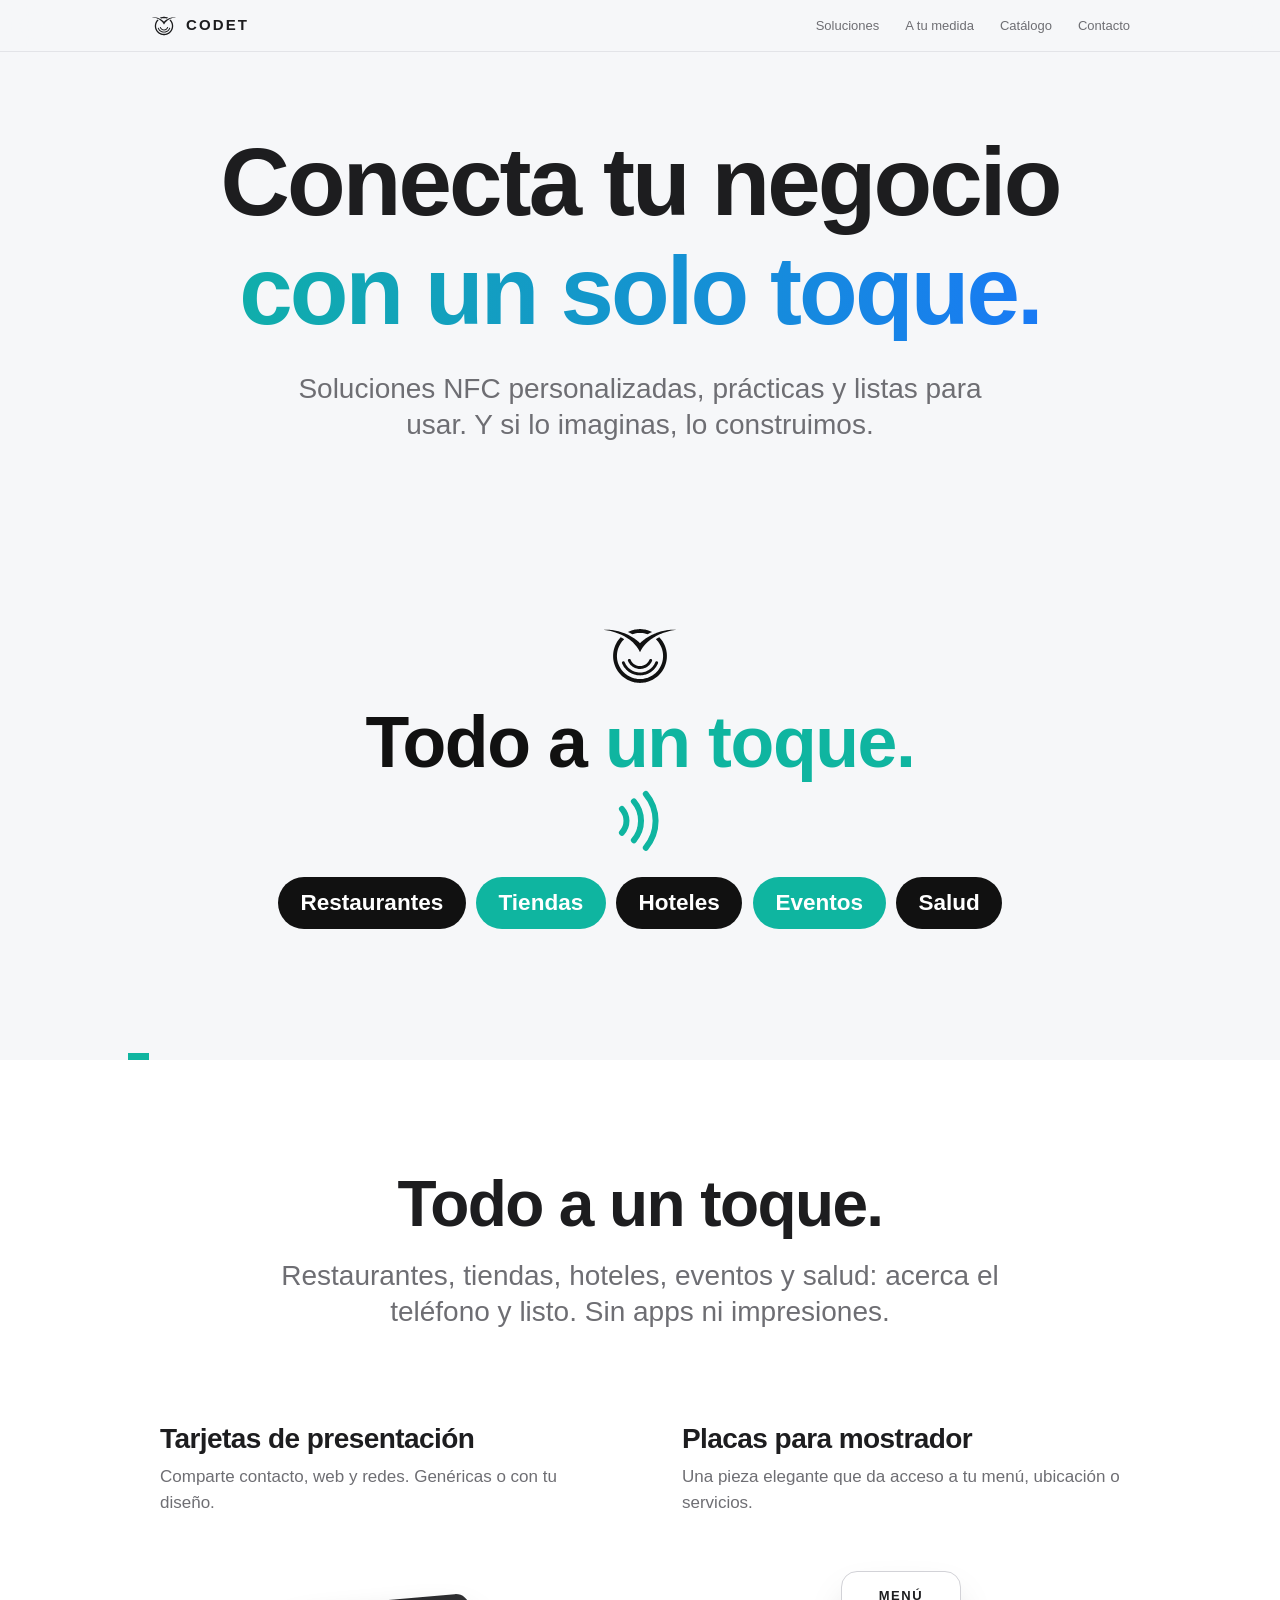
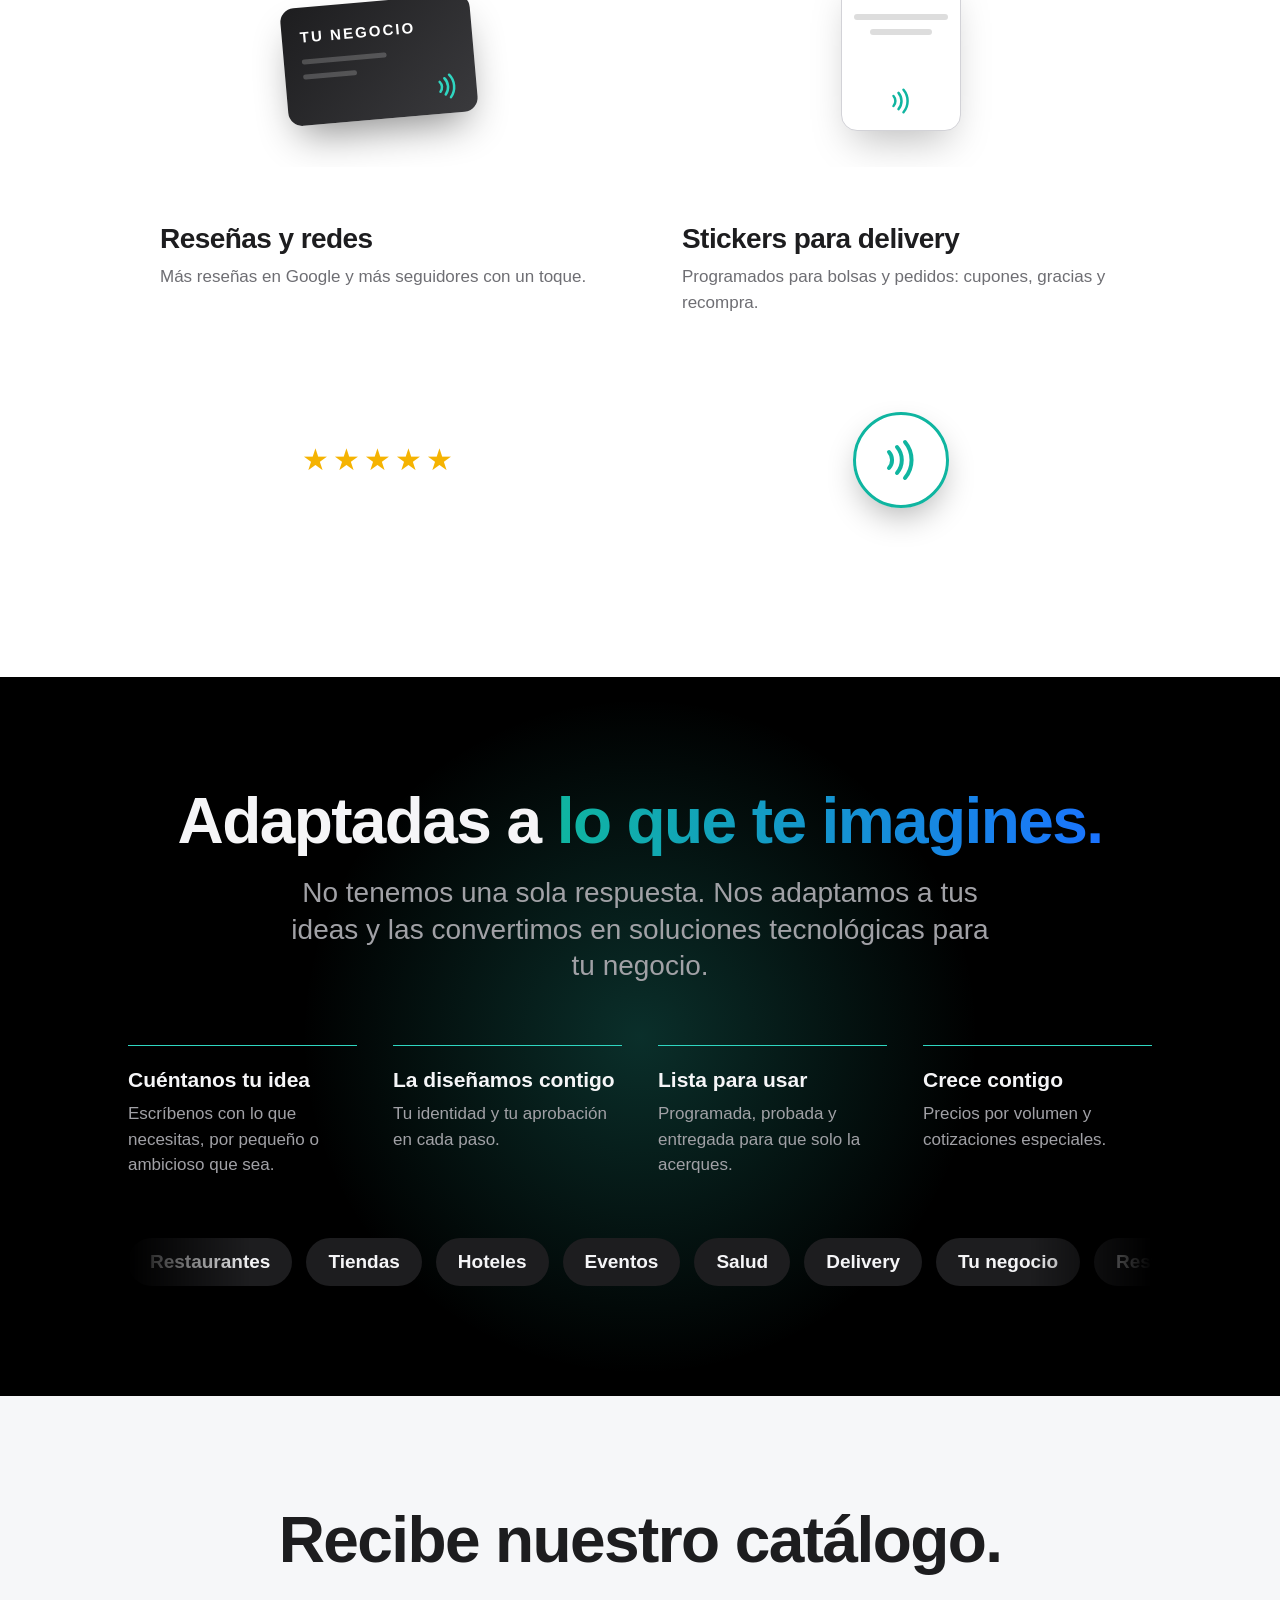
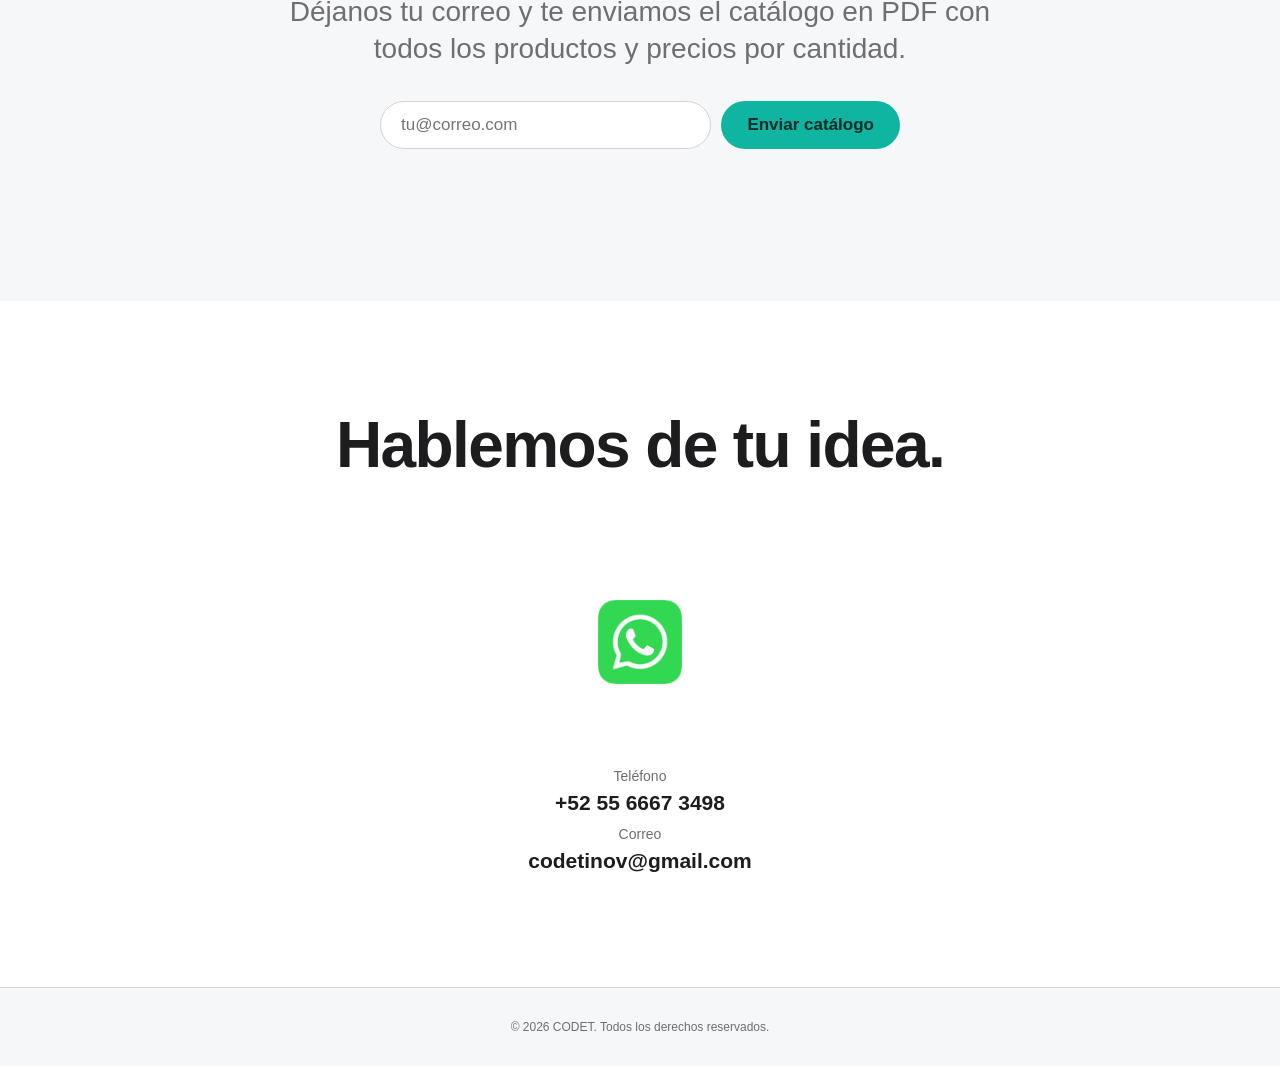
<file: index.html>
<!DOCTYPE html>
<html lang="es"><head><meta charset="utf-8"><title>CODET · Conecta tu negocio con un solo toque</title>
<meta name="viewport" content="width=device-width, initial-scale=1, viewport-fit=cover">
<meta name="description" content="Soluciones NFC y tecnología a la medida para tu negocio.">
<link rel="stylesheet" href="styles.css"></head><body>
<svg width="0" height="0" style="position:absolute" aria-hidden="true"><symbol id="w" viewBox="0 0 24 24"><path d="M6 8a6 6 0 0 1 0 8M10 5.5a10 10 0 0 1 0 13M14 3a14 14 0 0 1 0 18" stroke="currentColor" fill="none" stroke-linecap="round" stroke-width="2"/></symbol>
<symbol id="lo" viewBox="0 0 256 256"><path fill="currentColor" fill-rule="evenodd" d="M160.15 50.39L156.30 48.91L152.38 47.62L148.41 46.52L144.39 45.61L140.33 44.91L136.23 44.40L134.18 44.23L130.06 44.03L125.94 44.03L123.88 44.10L119.77 44.40L115.67 44.91L111.61 45.61L107.59 46.52L103.62 47.62L99.70 48.91L95.85 50.39L93.96 51.21L90.24 52.97L93.86 54.65L96.90 56.15L101.20 58.40L104.17 60.06L107.10 59.10L110.51 58.16L112.22 57.75L115.69 57.06L119.19 56.54L122.70 56.20L124.47 56.09L128.00 56.00L131.53 56.09L133.30 56.20L136.81 56.54L140.31 57.06L143.78 57.75L145.49 58.16L148.90 59.10L151.83 60.06L154.80 58.40L159.10 56.15L162.14 54.65L165.76 52.97L162.04 51.21ZM17.45 46.48L22.64 47.31L27.83 48.28L33.01 49.39L36.45 50.21L41.60 51.55L46.71 53.04L51.78 54.66L55.13 55.83L60.11 57.70L63.38 59.02L68.24 61.14L71.43 62.63L76.14 64.99L79.23 66.65L83.76 69.26L86.72 71.09L91.06 73.95L93.88 75.95L98.00 79.08L100.66 81.25L104.52 84.64L107.00 86.99L109.41 89.41L111.74 91.90L115.09 95.77L117.21 98.44L119.25 101.18L121.19 104.00L123.04 106.89L124.79 109.85L126.45 112.89L128.00 116.00L129.55 112.89L131.21 109.85L132.96 106.89L135.77 102.58L137.76 99.80L139.84 97.09L142.01 94.46L145.41 90.64L147.78 88.19L150.23 85.80L152.75 83.49L156.66 80.16L159.36 78.02L163.52 74.94L166.37 72.98L170.75 70.16L173.74 68.37L178.31 65.81L181.42 64.18L186.16 61.87L189.37 60.42L194.25 58.35L199.20 56.43L204.22 54.66L207.59 53.56L212.69 52.03L217.83 50.64L222.99 49.39L226.44 48.64L231.63 47.62L236.82 46.74L242.00 46.00L238.92 45.88L234.27 45.83L231.16 45.88L226.48 46.08L223.35 46.29L218.65 46.73L215.52 47.11L210.83 47.78L207.70 48.31L203.03 49.22L199.93 49.90L195.29 51.03L192.22 51.86L187.65 53.21L183.12 54.69L180.12 55.75L175.68 57.44L172.75 58.64L168.42 60.54L165.56 61.88L161.35 63.98L158.59 65.45L154.52 67.75L151.86 69.34L147.95 71.83L145.40 73.56L141.68 76.23L139.26 78.07L135.73 80.93L133.44 82.89L130.13 85.92L128.00 88.00L123.68 83.89L121.42 81.91L117.93 79.01L115.54 77.15L111.85 74.43L109.33 72.69L105.45 70.16L102.82 68.54L98.78 66.20L96.03 64.71L91.85 62.57L89.01 61.20L84.70 59.26L81.79 58.04L77.36 56.30L74.38 55.21L69.87 53.69L65.31 52.29L60.71 51.03L56.07 49.90L52.97 49.22L48.30 48.31L45.17 47.78L40.48 47.11L37.35 46.73L32.65 46.29L29.52 46.08L24.84 45.88L21.73 45.83L17.08 45.88L14.00 46.00ZM211.60 119.77L211.09 115.67L210.76 113.64L209.96 109.60L208.96 105.60L208.38 103.62L207.76 101.65L206.37 97.77L204.79 93.96L203.94 92.09L202.08 88.40L201.09 86.60L198.97 83.06L197.84 81.33L195.47 77.96L194.22 76.32L191.61 73.13L188.42 69.65L185.04 71.32L182.10 72.86L177.32 75.55L180.15 78.35L182.52 80.97L183.66 82.32L184.76 83.70L186.87 86.54L187.87 88.00L189.76 90.98L191.50 94.06L192.31 95.63L193.82 98.82L194.52 100.45L195.18 102.09L196.37 105.41L196.90 107.10L197.84 110.51L198.62 113.95L198.94 115.69L199.46 119.19L199.65 120.94L199.91 124.47L199.98 126.23L199.98 129.77L199.91 131.53L199.80 133.30L199.46 136.81L199.22 138.56L198.62 142.05L198.25 143.78L197.39 147.20L196.37 150.59L195.18 153.91L194.52 155.55L193.09 158.78L192.31 160.37L190.65 163.49L188.83 166.52L187.87 168.00L186.87 169.46L184.76 172.30L183.66 173.68L181.35 176.35L178.91 178.91L177.65 180.15L175.03 182.52L173.68 183.66L170.89 185.83L169.46 186.87L166.52 188.83L165.02 189.76L163.49 190.65L160.37 192.31L157.18 193.82L155.55 194.52L153.91 195.18L150.59 196.37L148.90 196.90L145.49 197.84L142.05 198.62L140.31 198.94L136.81 199.46L135.06 199.65L131.53 199.91L129.77 199.98L126.23 199.98L124.47 199.91L122.70 199.80L119.19 199.46L117.44 199.22L113.95 198.62L112.22 198.25L108.80 197.39L107.10 196.90L103.74 195.79L102.09 195.18L98.82 193.82L97.22 193.09L94.06 191.50L92.51 190.65L89.48 188.83L86.54 186.87L85.11 185.83L82.32 183.66L80.97 182.52L79.65 181.35L77.09 178.91L74.65 176.35L73.48 175.03L71.24 172.30L70.17 170.89L68.13 168.00L67.17 166.52L65.35 163.49L64.50 161.94L62.91 158.78L61.48 155.55L60.21 152.26L59.63 150.59L58.61 147.20L58.16 145.49L57.75 143.78L57.06 140.31L56.54 136.81L56.20 133.30L56.09 131.53L56.00 128.00L56.09 124.47L56.20 122.70L56.54 119.19L57.06 115.69L57.75 112.22L58.61 108.80L59.10 107.10L60.21 103.74L60.82 102.09L62.18 98.82L62.91 97.22L64.50 94.06L65.35 92.51L67.17 89.48L69.13 86.54L71.24 83.70L72.34 82.32L74.65 79.65L77.09 77.09L78.68 75.55L73.90 72.86L70.96 71.32L67.58 69.65L64.39 73.13L61.78 76.32L59.32 79.63L57.03 83.06L54.91 86.60L52.97 90.23L51.21 93.96L50.39 95.85L48.91 99.70L47.62 103.62L46.52 107.59L45.61 111.61L44.91 115.67L44.63 117.72L44.23 121.82L44.03 125.94L44.03 130.06L44.10 132.12L44.40 136.23L44.91 140.33L45.61 144.39L46.52 148.41L47.62 152.38L48.91 156.30L50.39 160.15L52.06 163.91L53.92 167.60L55.95 171.18L58.16 174.67L60.53 178.04L63.07 181.29L65.76 184.41L68.60 187.40L71.59 190.24L74.71 192.93L77.96 195.47L81.33 197.84L84.82 200.05L88.40 202.08L92.09 203.94L95.85 205.61L99.70 207.09L103.62 208.38L107.59 209.48L111.61 210.39L115.67 211.09L119.77 211.60L123.88 211.90L128.00 212.00L132.12 211.90L136.23 211.60L140.33 211.09L144.39 210.39L148.41 209.48L152.38 208.38L156.30 207.09L160.15 205.61L163.91 203.94L167.60 202.08L171.18 200.05L174.67 197.84L178.04 195.47L181.29 192.93L184.41 190.24L187.40 187.40L190.24 184.41L192.93 181.29L195.47 178.04L197.84 174.67L200.05 171.18L202.08 167.60L203.94 163.91L205.61 160.15L207.09 156.30L208.38 152.38L209.48 148.41L210.39 144.39L211.09 140.33L211.60 136.23L211.90 132.12L212.00 128.00L211.90 123.88ZM155.80 142.81L154.54 144.96L153.12 147.01L151.54 148.93L150.40 150.14L148.58 151.85L147.30 152.90L145.96 153.88L143.86 155.22L141.65 156.39L140.14 157.07L137.80 157.94L135.41 158.62L133.78 158.96L131.32 159.32L128.83 159.49L127.17 159.49L124.68 159.32L122.22 158.96L119.79 158.41L117.41 157.67L115.10 156.74L112.87 155.63L111.43 154.79L109.37 153.40L107.42 151.85L106.19 150.73L105.02 149.55L103.39 147.66L101.91 145.65L100.60 143.54L99.82 142.07L98.77 139.75L98.35 138.97L97.79 138.29L97.10 137.73L96.72 137.51L95.91 137.17L95.48 137.07L94.60 136.99L94.16 137.01L93.30 137.19L92.48 137.53L91.75 138.02L91.13 138.65L90.87 139.00L90.64 139.38L90.31 140.20L90.14 141.06L90.12 141.51L90.15 141.95L90.32 142.81L90.89 144.21L91.74 146.04L93.34 148.95L95.10 151.62L97.07 154.15L99.24 156.51L101.58 158.70L104.09 160.69L106.65 162.41L109.43 163.99L112.34 165.35L115.34 166.47L118.42 167.35L120.62 167.82L123.79 168.28L126.99 168.49L129.13 168.48L131.14 168.38L133.27 168.16L135.38 167.82L138.62 167.08L140.66 166.47L142.56 165.79L145.61 164.47L147.40 163.55L149.25 162.48L152.01 160.62L153.69 159.31L155.22 157.99L157.50 155.74L159.00 154.06L160.96 151.53L162.66 148.95L164.21 146.15L165.53 143.23L165.68 142.81L165.85 141.95L165.86 141.06L165.80 140.63L165.54 139.78L165.13 139.00L164.57 138.32L163.90 137.76L163.12 137.34L162.28 137.08L161.40 136.99L160.52 137.07L160.09 137.17L159.28 137.51L158.54 137.99L157.91 138.62L157.42 139.35L156.54 141.32ZM173.45 152.21L171.40 155.73L169.87 157.98L167.37 161.20L165.57 163.22L162.67 166.08L159.55 168.70L157.36 170.31L153.92 172.50L150.32 174.41L146.59 176.03L144.03 176.94L140.11 178.06L137.45 178.62L133.42 179.21L129.36 179.48L126.64 179.48L123.93 179.34L119.88 178.86L115.89 178.06L111.97 176.94L108.15 175.52L104.46 173.80L100.91 171.80L98.64 170.31L95.39 167.86L92.34 165.16L89.52 162.22L87.76 160.15L85.35 156.86L83.20 153.40L81.92 151.01L80.23 147.24L79.81 146.46L79.54 146.11L78.92 145.49L78.18 145.00L77.78 144.81L76.94 144.56L76.06 144.48L75.18 144.57L74.34 144.83L73.94 145.02L73.21 145.51L72.88 145.81L72.32 146.49L72.10 146.87L71.77 147.69L71.66 148.12L71.58 149.00L71.67 149.88L71.93 150.72L73.15 153.54L74.58 156.39L75.40 157.89L76.99 160.53L77.93 161.96L79.72 164.46L80.77 165.81L82.75 168.16L85.01 170.57L87.23 172.70L88.51 173.84L90.89 175.78L92.26 176.81L94.78 178.57L96.23 179.49L98.88 181.03L100.29 181.78L103.28 183.22L106.11 184.40L107.72 185.00L110.64 185.95L112.17 186.39L113.83 186.82L116.84 187.46L118.52 187.75L121.57 188.16L123.28 188.32L126.35 188.48L128.06 188.50L131.13 188.42L132.84 188.31L136.01 187.97L139.16 187.46L142.17 186.82L143.83 186.39L146.77 185.51L148.39 184.96L151.26 183.85L152.83 183.17L155.71 181.78L158.50 180.25L161.12 178.63L162.54 177.67L165.02 175.85L166.36 174.79L168.77 172.70L170.99 170.57L172.18 169.34L174.22 167.04L176.21 164.55L177.23 163.17L178.95 160.63L180.60 157.89L182.10 155.08L183.45 152.19L184.22 150.30L184.40 149.44L184.40 148.56L184.23 147.69L183.90 146.87L183.41 146.14L182.79 145.51L182.06 145.02L181.25 144.68L180.38 144.50L179.50 144.50L178.64 144.67L177.82 145.00L177.44 145.23L176.75 145.78L176.46 146.11L175.96 146.84L174.67 149.78Z"/></symbol></svg>
<nav><div class="nv"><a class="lg" href="#top" aria-label="CODET inicio"><svg aria-hidden="true"><use href="#lo"/></svg>CODET</a>
<div class="lk"><a href="#soluciones">Soluciones</a><a href="#hecho">A tu medida</a><a href="#catalogo">Catálogo</a><a href="#contacto">Contacto</a></div></div><div id="pg"></div></nav>
<main id="top">
<section class="hero"><div class="w">
<h1><span class="ln"><span>Conecta tu negocio</span></span><span class="ln"><span class="grad">con un solo toque.</span></span></h1>
<p class="sub">Soluciones NFC personalizadas, prácticas y listas para usar. Y si lo imaginas, lo construimos.</p>
<div class="show" role="img" aria-label="Animación: tarjetas, menús, reseñas y stickers NFC de CODET">
<div class="stage"><section class="sc"><div class="cen"><img class="sym" src="assets/symbol.svg" alt="CODET"><h2>Todo a <span class="ac">un toque.</span></h2><svg class="nfc w0"><use href="#w"/></svg>
<div class="chips"><span style="--i:0">Restaurantes</span><span style="--i:1">Tiendas</span><span style="--i:2">Hoteles</span><span style="--i:3">Eventos</span><span style="--i:4">Salud</span></div></div></section>

<section class="sc" style="--ax:11em;--ay:13em"><div class="art"><div class="obj card"><b>Tu Negocio</b><i></i><i></i><svg class="nfc"><use href="#w"/></svg><div class="ring" style="right:1em;bottom:.3em"></div></div>
<div class="phone"><div class="scr"><div class="av">T</div><b>Tu Negocio</b><small>Tu Empresa</small><div class="ln">+52 55 0000 0000</div><div class="ln">hola@tuempresa.com</div><div class="ln">www.tuempresa.com</div><div class="btn">✓ Contacto guardado</div></div></div></div>
<div class="txt"><div class="tag">01</div><h2>Tarjetas de presentación</h2><p>Comparte contacto, web y redes con un solo toque.</p></div></section>

<section class="sc" style="--ax:3em;--ay:21em"><div class="art"><div class="obj stand"><h3>MENÚ</h3><u></u><u style="width:70%;margin-inline:auto"></u><u></u><u style="width:50%;margin-inline:auto"></u><svg class="nfc"><use href="#w"/></svg><div class="ring" style="left:50%;bottom:.6em;margin-left:-3em"></div></div>
<div class="phone"><div class="scr"><h4>MENÚ</h4><div class="pill"><span>Comida</span><span>Bebidas</span></div><div class="dish"><span>Tacos al pastor</span><span>$85</span></div><div class="dish"><span>Hamburguesa</span><span>$120</span></div><div class="dish"><span>Quesadillas</span><span>$75</span></div><div class="dish"><span>Limonada</span><span>$35</span></div><div class="btn">Ordenar</div></div></div></div>
<div class="txt"><div class="tag">02</div><h2>Stands de menú</h2><p>Tu carta digital al instante. Sin apps, sin impresiones.</p></div></section>

<section class="sc" style="--ax:3em;--ay:21em"><div class="art"><div class="obj stand"><div class="stars"><span style="--i:0">★</span><span style="--i:1">★</span><span style="--i:2">★</span><span style="--i:3">★</span><span style="--i:4">★</span></div><div class="soc"><img style="--i:0" src="assets/google.png"><img style="--i:1" src="assets/s2.png"><img style="--i:2" src="assets/s3.png"></div><svg class="nfc" style="margin-top:2.5em"><use href="#w"/></svg><div class="ring" style="left:50%;bottom:.6em;margin-left:-3em"></div></div>
<div class="phone"><div class="scr"><b>¿Cómo estuvo todo?</b><div class="mst"><span style="--i:0">★</span><span style="--i:1">★</span><span style="--i:2">★</span><span style="--i:3">★</span><span style="--i:4">★</span></div><div class="btn">Reseña enviada ✓</div><small>Síguenos</small><div class="soc"><img src="assets/google.png"><img src="assets/s2.png"><img src="assets/s3.png"></div></div></div></div>
<div class="txt"><div class="tag">03</div><h2>Reseñas y redes sociales</h2><p>Más reseñas en Google y más seguidores, con un toque.</p></div></section>

<section class="sc" style="--ax:4em;--ay:13em"><div class="art"><div class="obj bag"><div class="sticker"><svg class="nfc"><use href="#w"/></svg></div><div class="ring"></div></div>
<div class="phone"><div class="scr"><div class="chk">✓</div><b>¡Gracias por tu pedido!</b><small>Un regalo para ti</small><div class="cp"><strong>15%</strong><span>DE DESCUENTO</span><small>en tu próxima compra</small><em>GRACIAS15</em></div><div class="btn">Canjear cupón</div></div></div></div>
<div class="txt"><div class="tag">04</div><h2>Stickers NFC para delivery</h2><p>Programados para bolsas de comida y pedidos para llevar.</p></div></section>

<section class="sc"><div class="cen"><img class="sym" src="assets/symbol.svg" alt="CODET"><h2 style="font-size:5.4em">Adaptadas a <span class="ac">lo que te imagines</span></h2><div class="chips" style="margin-top:1.2em"><span style="--i:0">Tarjetas</span><span style="--i:1">Menús</span><span style="--i:2">Reseñas</span><span style="--i:3">Redes sociales</span><span style="--i:4">Stickers delivery</span></div><div class="idea">Tu idea</div></div></section>

<section class="sc" id="s6"><div class="logo"><img alt="CODET" src="assets/logo.svg"></div></section>
<div class="bar" id="bar"></div></div>
</div></div></section>

<section id="soluciones" style="background:var(--bg2)"><div class="w"><h2 class="rv">Todo a un toque.</h2>
<p class="sub rv" data-d="100">Restaurantes, tiendas, hoteles, eventos y salud: acerca el teléfono y listo. Sin apps ni impresiones.</p>
<div class="gr">
<article class="bx rv zoom" data-d="0"><h3>Tarjetas de presentación</h3><p>Comparte contacto, web y redes. Genéricas o con tu diseño.</p><div class="vis" aria-hidden="true"><div class="mc"><b>TU NEGOCIO</b><i></i><i></i><svg><use href="#w"/></svg></div></div></article>
<article class="bx rv zoom" data-d="120"><h3>Placas para mostrador</h3><p>Una pieza elegante que da acceso a tu menú, ubicación o servicios.</p><div class="vis" aria-hidden="true"><div class="st">MENÚ<u></u><u></u><svg><use href="#w"/></svg></div></div></article>
<article class="bx rv zoom" data-d="240"><h3>Reseñas y redes</h3><p>Más reseñas en Google y más seguidores con un toque.</p><div class="vis" aria-hidden="true"><div class="stars"><i style="--i:0">★</i><i style="--i:1">★</i><i style="--i:2">★</i><i style="--i:3">★</i><i style="--i:4">★</i></div></div></article>
<article class="bx rv zoom" data-d="360"><h3>Stickers para delivery</h3><p>Programados para bolsas y pedidos: cupones, gracias y recompra.</p><div class="vis" aria-hidden="true"><div class="dot"><svg><use href="#w"/></svg></div></div></article>
</div></div></section>

<section class="dk" id="hecho"><div class="spot"></div><div class="waves" aria-hidden="true"><i></i><i></i><i></i><i></i></div><div class="w"><h2 class="rv">Adaptadas a <span class="grad">lo que te imagines.</span></h2>
<p class="sub rv" data-d="100">No tenemos una sola respuesta. Nos adaptamos a tus ideas y las convertimos en soluciones tecnológicas para tu negocio.</p>
<div class="ft"><div class="rv l" data-d="0"><h4>Cuéntanos tu idea</h4><p>Escríbenos con lo que necesitas, por pequeño o ambicioso que sea.</p></div>
<div class="rv" data-d="150"><h4>La diseñamos contigo</h4><p>Tu identidad y tu aprobación en cada paso.</p></div>
<div class="rv" data-d="300"><h4>Lista para usar</h4><p>Programada, probada y entregada para que solo la acerques.</p></div>
<div class="rv r" data-d="450"><h4>Crece contigo</h4><p>Precios por volumen y cotizaciones especiales.</p></div></div>
<div class="mq rv" aria-hidden="true"><div class="mt"><span>Restaurantes</span><span>Tiendas</span><span>Hoteles</span><span>Eventos</span><span>Salud</span><span>Delivery</span><span>Tu negocio</span><span>Restaurantes</span><span>Tiendas</span><span>Hoteles</span><span>Eventos</span><span>Salud</span><span>Delivery</span><span>Tu negocio</span></div></div></div></section>

<section id="catalogo"><div class="w"><h2 class="rv">Recibe nuestro catálogo.</h2>
<p class="sub rv" data-d="100">Déjanos tu correo y te enviamos el catálogo en PDF con todos los productos y precios por cantidad.</p>
<form class="fm rv zoom" data-d="200" id="f" novalidate><label class="lb" for="em">Correo electrónico</label>
<input id="em" type="email" autocomplete="email" inputmode="email" placeholder="tu@correo.com" required><button class="cta-btn" type="submit">Enviar catálogo</button></form>
<p class="msg" id="m" role="status" aria-live="polite"></p></div></section>

<section id="contacto" style="background:var(--bg2)"><div class="w"><h2 class="rv">Hablemos de tu idea.</h2>
<div class="cn"><a class="rv wa" data-d="0" href="https://wa.me/525566673498?text=Hola%20CODET%2C%20quiero%20m%C3%A1s%20informaci%C3%B3n%20sobre%20sus%20soluciones%20NFC." target="_blank" rel="noopener" aria-label="Enviar mensaje por WhatsApp"><img src="assets/whatsapp.png" alt="WhatsApp"></a><div class="ci rv" data-d="150"><p><span>Teléfono</span><a href="tel:+525566673498">+52 55 6667 3498</a></p><p><span>Correo</span><a href="mailto:codetinov@gmail.com">codetinov@gmail.com</a></p></div></div></div></section>
</main>
<footer>© 2026 CODET. Todos los derechos reservados.</footer>
<script src="script.js"></script></body></html>
</file>
<file: styles.css>
/* CODET · estilos del sitio */
:root{--bg:#f6f7f9;--bg2:#fff;--ink:#1d1d1f;--mut:#6e6e73;--ac:#0fb5a0;--acd:#0a8f7e;--card:#fff;--line:#d2d2d7;box-sizing:border-box;padding-top:env(safe-area-inset-top,0px);padding-bottom:env(safe-area-inset-bottom,0px)}
@media (prefers-color-scheme:dark){:root:not([data-theme="light"]){--bg:#000;--bg2:#161617;--ink:#f5f5f7;--mut:#a1a1a6;--ac:#2fd6c1;--acd:#2fd6c1;--card:#1d1d1f;--line:#424245;color-scheme:dark}}
:root[data-theme="dark"]{--bg:#000;--bg2:#161617;--ink:#f5f5f7;--mut:#a1a1a6;--ac:#2fd6c1;--acd:#2fd6c1;--card:#1d1d1f;--line:#424245;color-scheme:dark}
*{box-sizing:border-box;margin:0}
html{scroll-behavior:smooth;scroll-padding-top:calc(60px + env(safe-area-inset-top,0px))}
body{background:var(--bg);color:var(--ink);font-family:-apple-system,BlinkMacSystemFont,"SF Pro Display","Segoe UI",Inter,Helvetica,Arial,sans-serif;line-height:1.5;-webkit-font-smoothing:antialiased;overflow-x:hidden}
a{color:inherit;text-decoration:none}
:focus-visible{outline:3px solid var(--ac);outline-offset:3px;border-radius:8px}

/* Navegación */
nav{position:sticky;top:env(safe-area-inset-top,0px);z-index:9;height:52px;background:color-mix(in srgb,var(--bg) 75%,transparent);backdrop-filter:saturate(180%) blur(20px);-webkit-backdrop-filter:saturate(180%) blur(20px);border-bottom:1px solid color-mix(in srgb,var(--line) 50%,transparent);animation:navIn .8s both}
#pg{position:absolute;left:0;bottom:-1px;height:2px;width:0;background:linear-gradient(90deg,#0fb5a0,#1a73ff)}
.nv{max-width:1024px;height:100%;margin:auto;padding:0 22px;display:flex;align-items:center;justify-content:space-between;gap:16px}
.lg{display:flex;align-items:center;gap:8px;font-weight:600;letter-spacing:.14em;font-size:15px}.lg svg{width:28px;height:28px}
.lk{display:flex;gap:26px;font-size:13px;color:var(--mut)}.lk a{position:relative;transition:color .2s}.lk a:hover{color:var(--ink)}
.lk a:after{content:"";position:absolute;left:0;right:0;bottom:-4px;height:2px;background:var(--ac);transform:scaleX(0);transition:transform .3s}.lk a:hover:after{transform:scaleX(1)}

/* Botones y tipografía */
.cta-btn{display:inline-flex;align-items:center;justify-content:center;min-height:48px;padding:0 26px;border-radius:980px;background:var(--ac);color:#002b26;font-weight:600;font-size:17px;border:0;cursor:pointer;transition:transform .2s,box-shadow .3s}
.cta-btn:hover{transform:scale(1.04);box-shadow:0 10px 30px -8px var(--ac)}
section{padding:110px 22px;text-align:center;position:relative}.w{max-width:1024px;margin:auto}
.eb{font-size:21px;font-weight:600;color:var(--acd);margin-bottom:8px}
h1{font-size:clamp(44px,9vw,96px);line-height:1.04;letter-spacing:-.03em;font-weight:700}
h2{font-size:clamp(34px,6vw,64px);line-height:1.07;letter-spacing:-.025em;font-weight:700}
.sub{font-size:clamp(19px,2.6vw,28px);color:var(--mut);max-width:720px;margin:20px auto 0;line-height:1.3}
.grad{background:linear-gradient(90deg,#0fb5a0,#1a73ff,#0fb5a0);background-size:200% auto;-webkit-background-clip:text;background-clip:text;color:transparent;animation:gs 6s linear infinite}

/* Hero */
.hero{padding-top:80px;padding-bottom:0;background:#f6f7f9;color:#1d1d1f;overflow:hidden}.hero .sub{color:#6e6e73}
.hero h1 span.ln{display:block;overflow:hidden;padding-bottom:.22em;margin-bottom:-.12em}
.hero h1 span.ln>span{display:block;transform:translateY(110%);animation:lineUp 1s cubic-bezier(.2,.8,.2,1) .2s forwards}
.hero h1 span.ln:nth-child(2)>span{animation-delay:.38s}
.hero .sub{opacity:0;animation:fadeUp .9s .7s forwards}
.show{container-type:inline-size;max-width:1100px;margin:40px auto 0;opacity:0;transform:translateY(60px) scale(.94);animation:showIn 1.2s cubic-bezier(.2,.8,.2,1) 1s forwards}

/* Tarjetas de soluciones */
.gr{display:grid;grid-template-columns:repeat(auto-fit,minmax(280px,1fr));gap:20px;margin-top:56px;text-align:left;perspective:1200px}
.bx{background:var(--card);border-radius:28px;padding:36px 32px;display:flex;flex-direction:column;min-height:420px;overflow:hidden;transform:rotateX(var(--rx,0)) rotateY(var(--ry,0));transition:transform .25s ease-out,box-shadow .4s}
.bx:hover{box-shadow:0 30px 60px -20px #0003}
.bx h3{font-size:28px;letter-spacing:-.02em;line-height:1.12}.bx p{color:var(--mut);margin-top:10px;font-size:17px}
.vis{margin-top:auto;padding-top:28px;display:grid;place-items:center;min-height:170px}
.mc{width:190px;height:118px;border-radius:14px;background:linear-gradient(135deg,#1d1d1f,#3a3a3d);box-shadow:0 20px 40px -12px #0007;transform:rotate(-5deg);animation:fl 5s ease-in-out infinite}
.st{width:120px;height:160px;border-radius:16px;background:#fff;border:1px solid var(--line);box-shadow:0 20px 40px -12px #0004;padding:14px 12px;display:flex;flex-direction:column;gap:9px;align-items:center;color:#1d1d1f;font-weight:700;font-size:13px;letter-spacing:.12em;animation:fl 5s ease-in-out -1.5s infinite}.st u{height:6px;width:100%;background:#ddd;border-radius:9px}.st u+u{width:65%}.st svg{width:30px;height:30px;color:#0fb5a0;margin-top:auto;animation:pulse 2s infinite}
.stars{font-size:30px;color:#f5b301;letter-spacing:4px}.stars i{font-style:normal;display:inline-block;animation:starP 2.4s ease-in-out infinite;animation-delay:calc(var(--i)*.15s)}
.dot{width:96px;height:96px;border-radius:50%;background:#fff;display:grid;place-items:center;box-shadow:0 14px 34px -8px #0005;color:#0fb5a0;position:relative}.dot svg{width:48px;height:48px}
.dot:after{content:"";position:absolute;inset:0;border-radius:50%;border:3px solid #0fb5a0;animation:rg 2.4s ease-out infinite}

/* Sección oscura */
.dk{background:#000;color:#f5f5f7;overflow:hidden}.dk .sub{color:#a1a1a6}

.dk .w{position:relative}
.ft{display:grid;grid-template-columns:repeat(auto-fit,minmax(220px,1fr));gap:36px;margin-top:60px;text-align:left}
.ft div{border-top:1px solid #424245;padding-top:18px;position:relative}.ft div:before{content:"";position:absolute;top:-1px;left:0;height:1px;width:0;background:#2fd6c1;transition:width 1.2s .3s}.ft div.in:before{width:100%}
.ft h4{font-size:21px}.ft p{color:#a1a1a6;margin-top:6px;font-size:17px}
.mq{overflow:hidden;margin-top:60px;mask-image:linear-gradient(90deg,transparent,#000 12%,#000 88%,transparent);-webkit-mask-image:linear-gradient(90deg,transparent,#000 12%,#000 88%,transparent)}
.mt{display:flex;gap:14px;width:max-content;animation:mq 28s linear infinite}.mt span{padding:10px 22px;border-radius:980px;background:#1d1d1f;font-size:19px;font-weight:600;white-space:nowrap}

/* Formulario y contacto */
.fm{display:flex;gap:10px;max-width:520px;margin:34px auto 0;flex-wrap:wrap;justify-content:center}
.fm input{flex:1 1 260px;min-height:48px;padding:0 20px;border-radius:980px;border:1px solid var(--line);background:var(--card);color:var(--ink);font-size:17px;transition:box-shadow .3s,border-color .3s}.fm input:focus{border-color:var(--ac);box-shadow:0 0 0 4px color-mix(in srgb,var(--ac) 25%,transparent);outline:0}
.lb{position:absolute;left:-9999px}.msg{margin-top:16px;min-height:26px;font-size:17px;color:var(--acd)}.msg.er{color:#e5484d}.msg:not(:empty){animation:fadeUp .5s both}

.cn a.wa{background:var(--card);border-radius:28px;padding:28px;transition:transform .3s,box-shadow .3s}.cn a.wa:hover{transform:translateY(-6px);box-shadow:0 24px 50px -20px #0003}
footer{padding:30px 22px;font-size:12px;color:var(--mut);text-align:center;border-top:1px solid var(--line)}

/* Revelado al hacer scroll */
.rv{opacity:0;transform:translateY(40px);transition:opacity .9s cubic-bezier(.2,.8,.2,1),transform .9s cubic-bezier(.2,.8,.2,1)}
.rv.zoom{transform:scale(.88)}.rv.l{transform:translateX(-50px)}.rv.r{transform:translateX(50px)}
.rv.in{opacity:1;transform:none}

@keyframes navIn{from{transform:translateY(-100%)}}
@keyframes lineUp{to{transform:none}}
@keyframes fadeUp{from{opacity:0;transform:translateY(20px)}to{opacity:1;transform:none}}
@keyframes showIn{to{opacity:1;transform:none}}
@keyframes gs{to{background-position:200% center}}
@keyframes fl{50%{transform:rotate(-2deg) translateY(-12px)}}
@keyframes rg{0%{transform:scale(.8);opacity:.9}100%{transform:scale(1.8);opacity:0}}
@keyframes pulse{50%{transform:scale(1.2)}}
@keyframes starP{0%,100%{transform:scale(1)}50%{transform:scale(1.3)}}
@keyframes mq{to{transform:translateX(-50%)}}
@media(max-width:700px){.lk{display:none}section{padding:80px 20px}}
@media(prefers-reduced-motion:reduce){*{animation:none!important;transition:none!important}.rv,.show,.hero h1 span.ln>span,.hero .sub{opacity:1;transform:none}html{scroll-behavior:auto}}

/* ===== Animación de presentación (escenas) ===== */
.show .stage *{box-sizing:border-box;margin:0}
.show .stage{--ink:#111;--ac:#0fb5a0;--bg:#f6f7f9;position:relative;width:100%;aspect-ratio:16/9;font-size:1cqw;border-radius:0;box-shadow:none;background:var(--bg);overflow:hidden;color:var(--ink)}
.show .stage .sc{position:absolute;inset:0;opacity:0;visibility:hidden;transition:opacity .35s}
.show .stage .sc.on{opacity:1;visibility:visible}
.show .stage .art{position:absolute;left:4em;top:0;width:44em;height:100%;display:flex;align-items:center;justify-content:center}
.show .stage .txt{position:absolute;left:54em;right:4em;top:50%;transform:translateY(-50%)}
.show .stage h2{font-size:4.6em;line-height:1.05;font-weight:800;letter-spacing:-.02em}
.show .stage p{font-size:2.1em;margin-top:.6em;color:#444;line-height:1.3}
.show .stage .on h2{animation:up .5s .15s both}
.show .stage .on p{animation:up .5s .45s both}
.show .stage .ac{color:var(--ac)}
.show .stage .tag{display:inline-block;font-size:1.5em;font-weight:700;color:var(--ac);letter-spacing:.15em;margin-bottom:.6em}
.show .stage .nfc{width:4em;height:4em;color:var(--ac)}
.show .stage .card{position:relative;width:30em;height:18em;background:#111;border-radius:1.6em;color:#fff;padding:2.2em;box-shadow:0 2em 4em #0003}
.show .stage .card b{display:block;font-size:2.4em}
.show .stage .card i{display:block;height:.6em;border-radius:1em;background:#ffffff40;margin-top:1em;width:60%}
.show .stage .card i+i{width:40%}
.show .stage .card .nfc{position:absolute;right:1.8em;bottom:1.5em}
.show .stage .stand{position:relative;width:21em;height:29em;background:#fff;border-radius:1.6em;box-shadow:0 2em 4em #0003;text-align:center;padding:2.4em 1.6em;transform:perspective(60em) rotateY(-12deg)}
.show .stage .stand h3{font-size:3em;letter-spacing:.1em}
.show .stage .stand u{display:block;height:.7em;border-radius:1em;background:#ddd;margin:1em 0}
.show .stage .stand .nfc{position:absolute;bottom:1.6em;left:50%;margin-left:-2em}
.show .stage .ring{position:absolute;width:6em;height:6em;border-radius:50%;border:.3em solid var(--ac);opacity:0}
.show .stage .on .ring{animation:ring .9s 1.1s 2}
.show .stage .obj{animation:none}
.show .stage .on .obj{animation:dim 4.2s both}
.show .stage .stars{font-size:3.3em;color:#f5b301;letter-spacing:.05em}
.show .stage .stars span{display:inline-block;opacity:0}
.show .stage .on .stars span{animation:pop .4s calc(.2s + var(--i)*.15s) both}
.show .stage .soc{display:flex;gap:1em;justify-content:center;margin-top:1.2em}
.show .stage .soc img{height:3.6em;width:3.6em;object-fit:contain;opacity:0}
.show .stage .on .soc img{animation:pop .4s calc(.9s + var(--i)*.15s) both}
.show .stage .bag{position:relative;width:27em;height:31em;background:#d9b382;border-radius:.6em .6em 1.2em 1.2em;box-shadow:0 2em 4em #0003}
.show .stage .bag:before{content:"";position:absolute;left:6em;right:6em;top:-5em;height:6em;border:.7em solid #b8905c;border-bottom:0;border-radius:6em 6em 0 0}
.show .stage .bag:after{content:"";position:absolute;left:0;right:0;top:0;height:3em;background:#c9a06b;border-radius:.6em .6em 0 0}
.show .stage .sticker{position:absolute;left:50%;top:50%;width:11em;height:11em;margin:-4em 0 0 -5.5em;border-radius:50%;background:#fff;display:grid;place-items:center;box-shadow:0 .6em 1.5em #0003}
.show .stage .sticker .nfc{width:6em;height:6em}
.show .stage .on .sticker{animation:stk .7s .1s both}
.show .stage .sticker+.ring{left:50%;top:50%;margin:-1.5em 0 0 -3em}
.show .stage .phone{position:absolute;left:50%;top:50%;width:12em;height:24em;margin:-12em 0 0 -6em;border:.45em solid #1b1b1b;border-radius:2.2em;background:#fff;box-shadow:0 1.5em 3em #0005;overflow:hidden;transform:translate(26em,32em) rotate(28deg)}
.show .stage .on .phone{animation:ph 4.2s both}
.show .stage .phone:before{content:"";position:absolute;left:50%;top:.5em;width:3em;height:.8em;margin-left:-1.5em;background:#1b1b1b;border-radius:1em;z-index:2}
.show .stage .scr{position:absolute;inset:0;padding:2.2em .9em .9em;text-align:center;font-size:1em;line-height:1.2;display:flex;flex-direction:column;gap:.55em;align-items:center}
.show .stage .scr>*{opacity:0}
.show .stage .on .scr>*{animation:up .45s both}
.show .stage .on .scr>:nth-child(1){animation-delay:2.4s}
.show .stage .on .scr>:nth-child(2){animation-delay:2.55s}
.show .stage .on .scr>:nth-child(3){animation-delay:2.7s}
.show .stage .on .scr>:nth-child(4){animation-delay:2.85s}
.show .stage .on .scr>:nth-child(5){animation-delay:3s}
.show .stage .on .scr>:nth-child(6){animation-delay:3.15s}
.show .stage .on .scr>:nth-child(7){animation-delay:3.3s}
.show .stage .scr b{font-size:1.25em}
.show .stage .scr small{font-size:.8em;color:#666}
.show .stage .scr h4{font-size:1.5em;letter-spacing:.08em}
.show .stage .av{width:3.6em;height:3.6em;border-radius:50%;background:#111;color:#fff;display:grid;place-items:center;font-weight:800;font-size:1.4em}
.show .stage .ln{width:100%;display:flex;align-items:center;gap:.5em;font-size:.8em;background:#f1f3f5;border-radius:.8em;padding:.55em .7em;color:#333;text-align:left}
.show .stage .ln:before{content:"";width:.9em;height:.9em;border-radius:50%;background:var(--ac);flex:none}
.show .stage .btn{width:100%;background:var(--ac);color:#fff;font-weight:700;font-size:.9em;padding:.7em .3em;border-radius:1em}
.show .stage .dish{width:100%;display:flex;justify-content:space-between;font-size:.8em;padding:.5em 0;border-bottom:1px solid #e3e3e3;text-align:left}
.show .stage .dish span:last-child{font-weight:700;color:var(--ac)}
.show .stage .pill{display:flex;gap:.4em;font-size:.7em;font-weight:700}
.show .stage .pill span{background:#111;color:#fff;border-radius:2em;padding:.3em .8em}
.show .stage .pill span+span{background:#eee;color:#333}
.show .stage .mst{font-size:1.7em;color:#f5b301;letter-spacing:.05em}
.show .stage .mst span{display:inline-block;opacity:0}
.show .stage .on .mst span{animation:pop .35s calc(2.7s + var(--i)*.12s) both}
.show .stage .scr .soc{margin:0;gap:.5em}
.show .stage .scr .soc img{height:2.6em;width:2.6em;animation:none!important;opacity:1}
.show .stage .chk{width:3.4em;height:3.4em;border-radius:50%;background:var(--ac);color:#fff;font-size:1.3em;display:grid;place-items:center;font-weight:800}
.show .stage .pg{width:100%;height:.7em;border-radius:1em;background:#e6e6e6;overflow:hidden}
.show .stage .pg i{display:block;height:100%;width:0;background:var(--ac);border-radius:1em}
.show .stage .on .pg i{animation:fill 1.2s 3s both}
.show .stage .cp{width:100%;border:.2em dashed var(--ac);border-radius:1em;padding:.6em .4em;background:#f0fbf9;display:flex;flex-direction:column;gap:.15em;align-items:center}
.show .stage .cp strong{font-size:2.6em;color:var(--ac);line-height:1}
.show .stage .cp span{font-weight:800;font-size:.85em}
.show .stage .cp small{font-size:.7em}
.show .stage .cp em{font-style:normal;font-weight:800;font-size:.8em;background:#111;color:#fff;border-radius:.5em;padding:.3em .8em;margin-top:.3em;letter-spacing:.1em}
.show .stage .cen{position:absolute;inset:0;display:flex;flex-direction:column;align-items:center;justify-content:center;text-align:center}
.show .stage .cen h2{font-size:7em}
.show .stage .cen .nfc{width:9em;height:9em;margin-bottom:.3em}
.show .stage .on .cen .nfc{animation:pulse 1s infinite}
.show .stage .chips{display:flex;flex-wrap:wrap;gap:1em;justify-content:center;max-width:84em;margin-top:2em}
.show .stage .chips span{font-size:2.2em;font-weight:700;background:#111;color:#fff;padding:.4em 1em;border-radius:2em;opacity:0}
.show .stage .chips span:nth-child(even){background:var(--ac)}
.show .stage .on .chips span{animation:pop .45s calc(.4s + var(--i)*.22s) both}
.show .stage .idea{font-size:4.6em;font-weight:900;color:#fff;background:linear-gradient(135deg,#0fb5a0,#1a73ff);padding:.2em .9em;border-radius:2em;margin-top:.5em;opacity:0}
.show .stage .on .idea{animation:pop .6s 2.2s both,glow 1.3s 2.8s infinite}
.show .stage .sym{width:8em;height:8em;margin-bottom:.8em;opacity:0}
.show .stage .on .sym{animation:pop .5s both}
.show .stage .row0{display:flex;align-items:center;gap:2em;margin-bottom:.4em}
.show .stage .row0 .sym,.show .stage .row0 .nfc{margin:0;width:7em;height:7em}
.show .stage .cen .nfc.w0{width:7em;height:7em;margin:.4em 0 0}
.show .stage #s6{background:#f6f7f9}
.show .stage .logo{width:80em;position:relative;left:50%;top:50%;margin:-15.7em 0 0 -40em}
.show .stage .logo img{width:100%;display:block;clip-path:inset(0 59% 0 0);transform:translateX(30.4%) scale(.7);opacity:0}
.show .stage .on .logo img{animation:lg 3s both}
.show .stage .bar{position:absolute;left:0;bottom:0;height:.7em;background:var(--ac);width:0}
.show .stage button{position:absolute;right:1.5em;top:1.5em;font:700 1.5em system-ui;padding:.4em .9em;border-radius:2em;border:0;background:#111;color:#fff;cursor:pointer;z-index:5;opacity:.7}
@keyframes up{from{opacity:0;transform:translateY(1.2em)}to{opacity:1}}
@keyframes pop{from{opacity:0;transform:scale(.3)}60%{transform:scale(1.15)}to{opacity:1;transform:scale(1)}}
@keyframes ph{0%{transform:translate(26em,32em) rotate(28deg) scale(.9)}24%{transform:translate(var(--ax),var(--ay)) rotate(8deg) scale(.9)}32%{transform:translate(calc(var(--ax) - .6em),calc(var(--ay) - 1em)) rotate(8deg) scale(.87)}40%{transform:translate(var(--ax),var(--ay)) rotate(8deg) scale(.9)}62%,100%{transform:translate(0,0) rotate(0) scale(1.75)}}
@keyframes dim{0%,38%{opacity:1}62%,100%{opacity:.12}}
@keyframes ring{0%{opacity:.9;transform:scale(.5)}100%{opacity:0;transform:scale(3)}}
@keyframes stk{from{opacity:0;transform:translateY(-8em) scale(1.8) rotate(-30deg)}to{opacity:1}}
@keyframes pulse{50%{transform:scale(1.15)}}
@keyframes fill{to{width:80%}}
@keyframes glow{0%,100%{box-shadow:0 0 0 0 #0fb5a066}50%{box-shadow:0 0 0 1.2em #0fb5a000,0 0 3em #1a73ff66}}
@keyframes lg{0%{opacity:0;transform:translateX(30.4%) scale(.7);clip-path:inset(0 59% 0 0)}14%{opacity:1;transform:translateX(30.4%) scale(1);clip-path:inset(0 59% 0 0)}45%{transform:translateX(30.4%) scale(1);clip-path:inset(0 59% 0 0)}80%,100%{opacity:1;transform:translateX(0) scale(1);clip-path:inset(0 0 0 0)}}.show .stage .sc{padding:0;text-align:initial}

.mc{position:relative;padding:18px;color:#fff;text-align:left}.mc b{font-size:15px;letter-spacing:.14em}.mc i{display:block;height:5px;border-radius:9px;background:#fff3;margin-top:10px;width:55%}.mc i+i{width:35%}.mc svg{position:absolute;right:14px;bottom:12px;width:30px;height:30px;color:#2fd6c1}
.cn a.wa{display:grid;place-items:center;background:var(--card)}.cn a.wa img{width:84px;height:84px;object-fit:contain;transition:transform .3s}.cn a.wa:hover img{transform:scale(1.12) rotate(-6deg)}

@media(min-width:700px){.gr{grid-template-columns:repeat(2,1fr)}.bx{min-height:380px}}
.cn{display:flex;flex-direction:column;align-items:center;gap:28px}
.cn a.wa{width:180px;height:180px}
.ci{text-align:center}.ci p{font-size:21px;margin-top:6px}.ci span{display:block;font-size:14px;color:var(--mut)}.ci a{font-weight:600;border-bottom:1px solid transparent;transition:border-color .2s,color .2s}.ci a:hover{color:var(--acd);border-color:var(--acd)}

.cn{margin-top:72px}
.spot{position:absolute;inset:0;pointer-events:none;background:radial-gradient(520px circle at var(--mx,50%) var(--my,50%),rgba(47,214,193,.22),transparent 65%);animation:drift 14s ease-in-out infinite alternate}
.waves{position:absolute;left:50%;top:46%;width:0;height:0;pointer-events:none}
.waves i{position:absolute;left:-380px;top:-380px;width:760px;height:760px;border-radius:50%;border:1.5px solid rgba(47,214,193,.55);opacity:0;animation:wv 7.2s cubic-bezier(.2,.6,.3,1) infinite}
.waves i:nth-child(2){animation-delay:1.8s}.waves i:nth-child(3){animation-delay:3.6s}.waves i:nth-child(4){animation-delay:5.4s}
@keyframes wv{0%{transform:scale(.12);opacity:.7}100%{transform:scale(1.5);opacity:0}}
@property --mx{syntax:"<length-percentage>";inherits:true;initial-value:50%}@property --my{syntax:"<length-percentage>";inherits:true;initial-value:50%}
@keyframes drift{0%{--mx:15%;--my:30%}50%{--mx:70%;--my:75%}100%{--mx:85%;--my:25%}}
</file>
